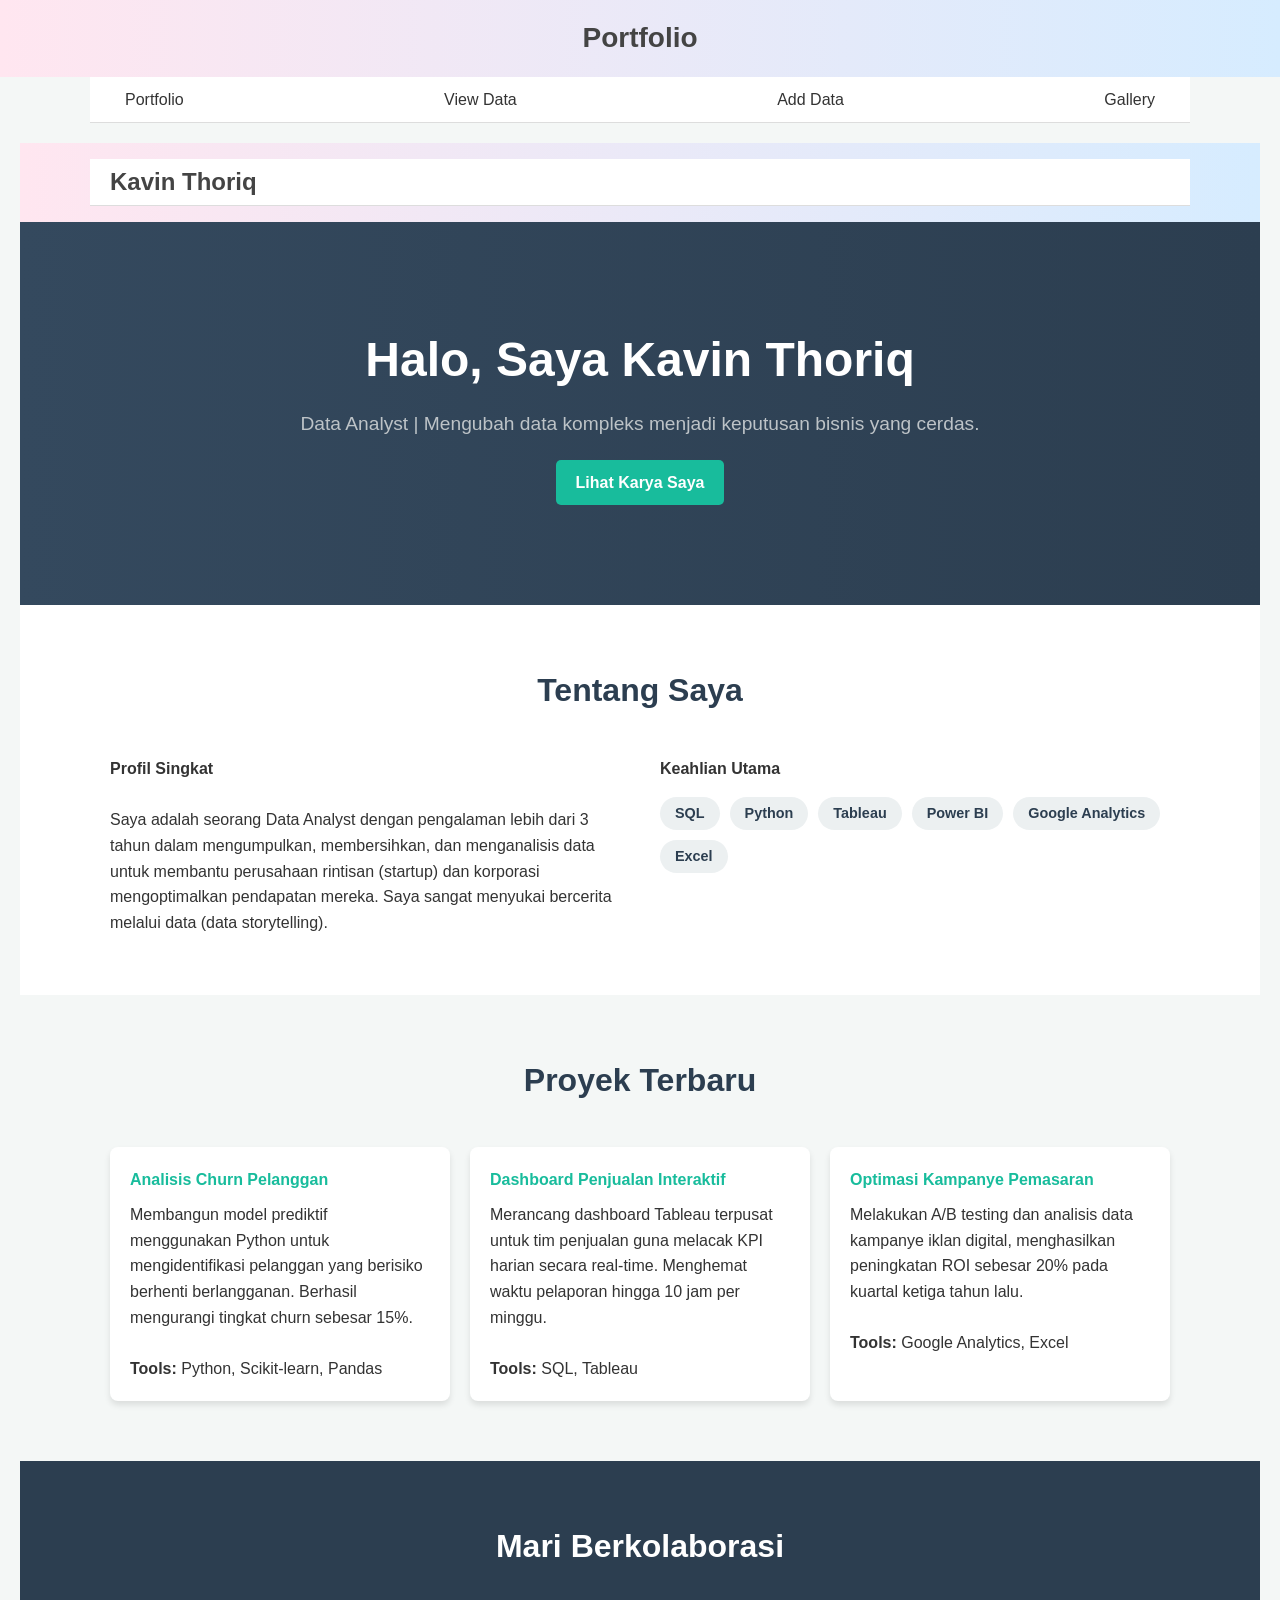
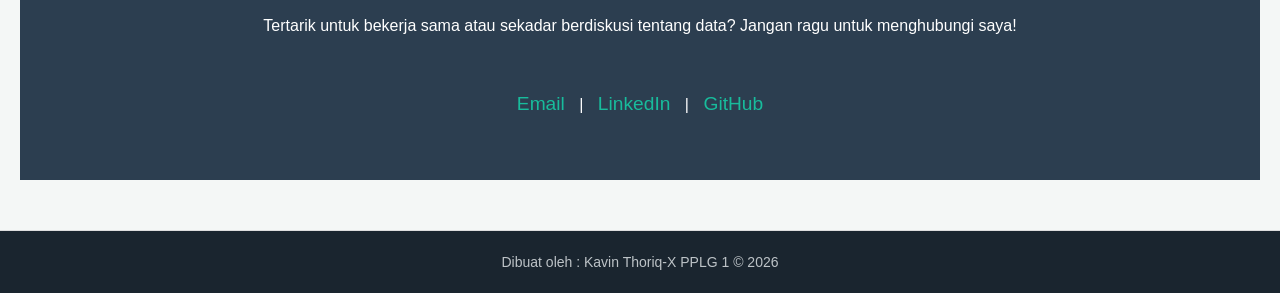
<file: index.html>
<!DOCTYPE html>
<html lang="en">

<head>
    <meta charset="UTF-8">
    <meta name="viewport" content="width=device-width, initial-scale=1.0">
    <title>Portfolio</title>
    <link rel="stylesheet" href="style.css">
</head>

<body>

    <header>
        <h1>Portfolio</h1>
    </header>
    <nav>
        <a href="index.html">Portfolio</a>
        <a href="lihat-data.html">View Data</a>
        <a href="tambah-data.html">Add Data</a>
        <a href="galeri.html">Gallery</a>
    </nav>
    <main>
        <header>
        <nav>
            <h1>Kavin Thoriq</h1>
            <ul>
                <li><a href="#beranda">Beranda</a></li>
                <li><a href="#tentang">Tentang</a></li>
                <li><a href="#proyek">Portofolio</a></li>
                <li><a href="#kontak">Kontak</a></li>
            </ul>
        </nav>
    </header>

    <section id="beranda">
        <h2>Halo, Saya Kavin Thoriq</h2>
        <p>Data Analyst | Mengubah data kompleks menjadi keputusan bisnis yang cerdas.</p>
        <a href="#proyek" class="btn">Lihat Karya Saya</a>
    </section>

    <section id="tentang">
        <div class="container">
            <h3 class="section-title">Tentang Saya</h3>
            <div class="tentang-grid">
                <div>
                    <h4>Profil Singkat</h4>
                    <br>
                    <p>Saya adalah seorang Data Analyst dengan pengalaman lebih dari 3 tahun dalam mengumpulkan, membersihkan, dan menganalisis data untuk membantu perusahaan rintisan (startup) dan korporasi mengoptimalkan pendapatan mereka. Saya sangat menyukai bercerita melalui data (data storytelling).</p>
                </div>
                <div>
                    <h4>Keahlian Utama</h4>
                    <div class="keahlian-list">
                        <span class="keahlian-item">SQL</span>
                        <span class="keahlian-item">Python</span>
                        <span class="keahlian-item">Tableau</span>
                        <span class="keahlian-item">Power BI</span>
                        <span class="keahlian-item">Google Analytics</span>
                        <span class="keahlian-item">Excel</span>
                    </div>
                </div>
            </div>
        </div>
    </section>

    <section id="proyek" style="background-color: #f4f7f6;">
        <div class="container">
            <h3 class="section-title">Proyek Terbaru</h3>
            <div class="proyek-grid">
                
                <article class="proyek-card">
                    <h4>Analisis Churn Pelanggan</h4>
                    <p>Membangun model prediktif menggunakan Python untuk mengidentifikasi pelanggan yang berisiko berhenti berlangganan. Berhasil mengurangi tingkat churn sebesar 15%.</p>
                    <br>
                    <strong>Tools:</strong> Python, Scikit-learn, Pandas
                </article>

                <article class="proyek-card">
                    <h4>Dashboard Penjualan Interaktif</h4>
                    <p>Merancang dashboard Tableau terpusat untuk tim penjualan guna melacak KPI harian secara real-time. Menghemat waktu pelaporan hingga 10 jam per minggu.</p>
                    <br>
                    <strong>Tools:</strong> SQL, Tableau
                </article>

                <article class="proyek-card">
                    <h4>Optimasi Kampanye Pemasaran</h4>
                    <p>Melakukan A/B testing dan analisis data kampanye iklan digital, menghasilkan peningkatan ROI sebesar 20% pada kuartal ketiga tahun lalu.</p>
                    <br>
                    <strong>Tools:</strong> Google Analytics, Excel
                </article>

            </div>
        </div>
    </section>

    <section id="kontak">
        <div class="container">
            <h3 class="section-title">Mari Berkolaborasi</h3>
            <p>Tertarik untuk bekerja sama atau sekadar berdiskusi tentang data? Jangan ragu untuk menghubungi saya!</p>
            <br><br>
            <p>
                <a href="mailto:emailanda@contoh.com">Email</a> | 
                <a href="https://linkedin.com" target="_blank">LinkedIn</a> | 
                <a href="https://github.com" target="_blank">GitHub</a>
            </p>
        </div>
    </section>


    </main>
    <footer>
        Dibuat oleh : Kavin Thoriq-X PPLG 1 © 2026
    </footer>
</body>

</html>
</file>
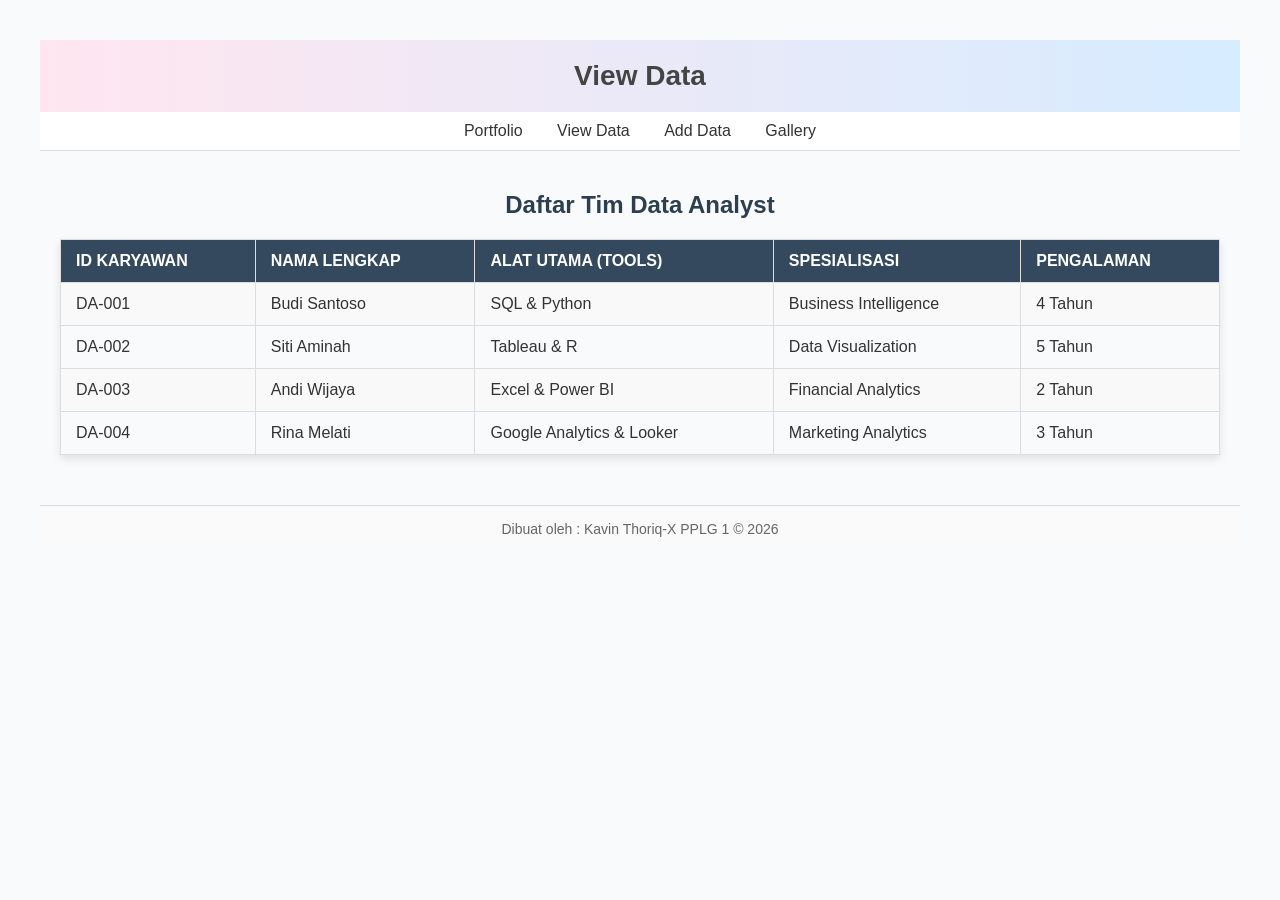
<file: lihat-data.html>
<!DOCTYPE html>
<html lang="en">

<head>
    <meta charset="UTF-8">
    <meta name="viewport" content="width=device-width, initial-scale=1.0">
    <title>View Data</title>
    <link rel="stylesheet" href="style-lihat-data.css">
</head>

<body>

    <header>
        <h1>View Data</h1>
    </header>
    <nav>
        <a href="index.html">Portfolio</a>
        <a href="lihat-data.html">View Data</a>
        <a href="tambah-data.html">Add Data</a>
        <a href="galeri.html">Gallery</a>
    </nav>
    <main>
        <h2>Daftar Tim Data Analyst</h2>

    <table>
        <tr>
            <th>ID Karyawan</th>
            <th>Nama Lengkap</th>
            <th>Alat Utama (Tools)</th>
            <th>Spesialisasi</th>
            <th>Pengalaman</th>
        </tr>
        <tr>
            <td>DA-001</td>
            <td>Budi Santoso</td>
            <td>SQL & Python</td>
            <td>Business Intelligence</td>
            <td>4 Tahun</td>
        </tr>
        <tr>
            <td>DA-002</td>
            <td>Siti Aminah</td>
            <td>Tableau & R</td>
            <td>Data Visualization</td>
            <td>5 Tahun</td>
        </tr>
        <tr>
            <td>DA-003</td>
            <td>Andi Wijaya</td>
            <td>Excel & Power BI</td>
            <td>Financial Analytics</td>
            <td>2 Tahun</td>
        </tr>
        <tr>
            <td>DA-004</td>
            <td>Rina Melati</td>
            <td>Google Analytics & Looker</td>
            <td>Marketing Analytics</td>
            <td>3 Tahun</td>
        </tr>
    </table>
    </main>
    <footer>
        Dibuat oleh : Kavin Thoriq-X PPLG 1 © 2026
    </footer>
</body>

</html>
</file>
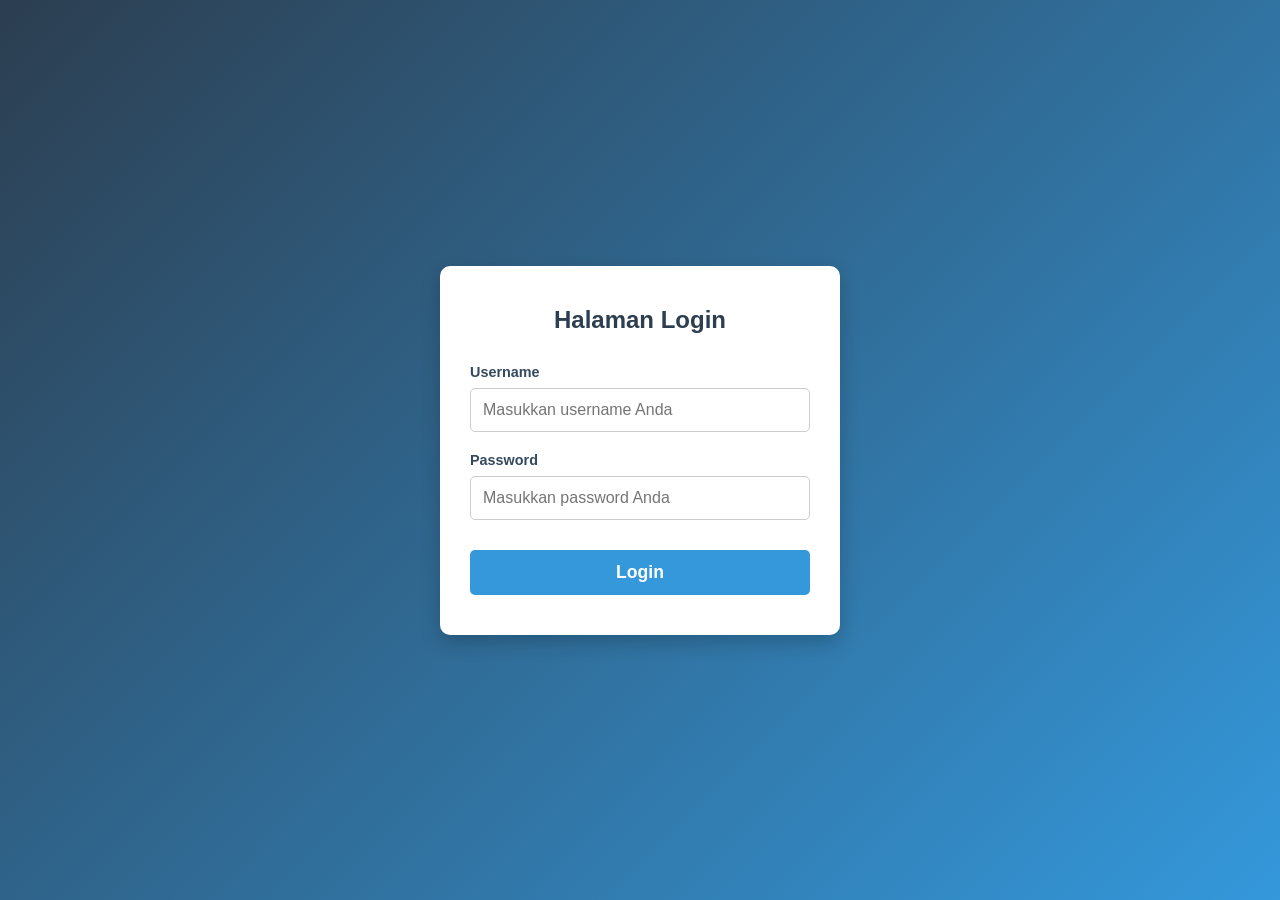
<file: login.html>
<!DOCTYPE html>
<html lang="en">

<head>
    <meta charset="UTF-8">
    <meta name="viewport" content="width=device-width, initial-scale=1.0">
    <title>Login</title>
    <link rel="stylesheet" href="login.css">
</head>

<body>
    <div class="login-container">
        <h2>Halaman Login</h2>

        <form action="index.html" method="POST">

            <div class="input-group">
                <label for="username">Username</label>
                <input type="text" id="username" name="username" placeholder="Masukkan username Anda" required>
            </div>

            <div class="input-group">
                <label for="password">Password</label>
                <input type="password" id="password" name="password" placeholder="Masukkan password Anda" required>
            </div>

            <button type="submit" class="btn-login">Login</button>

        </form>
    </div>
</body>

</html>
</file>
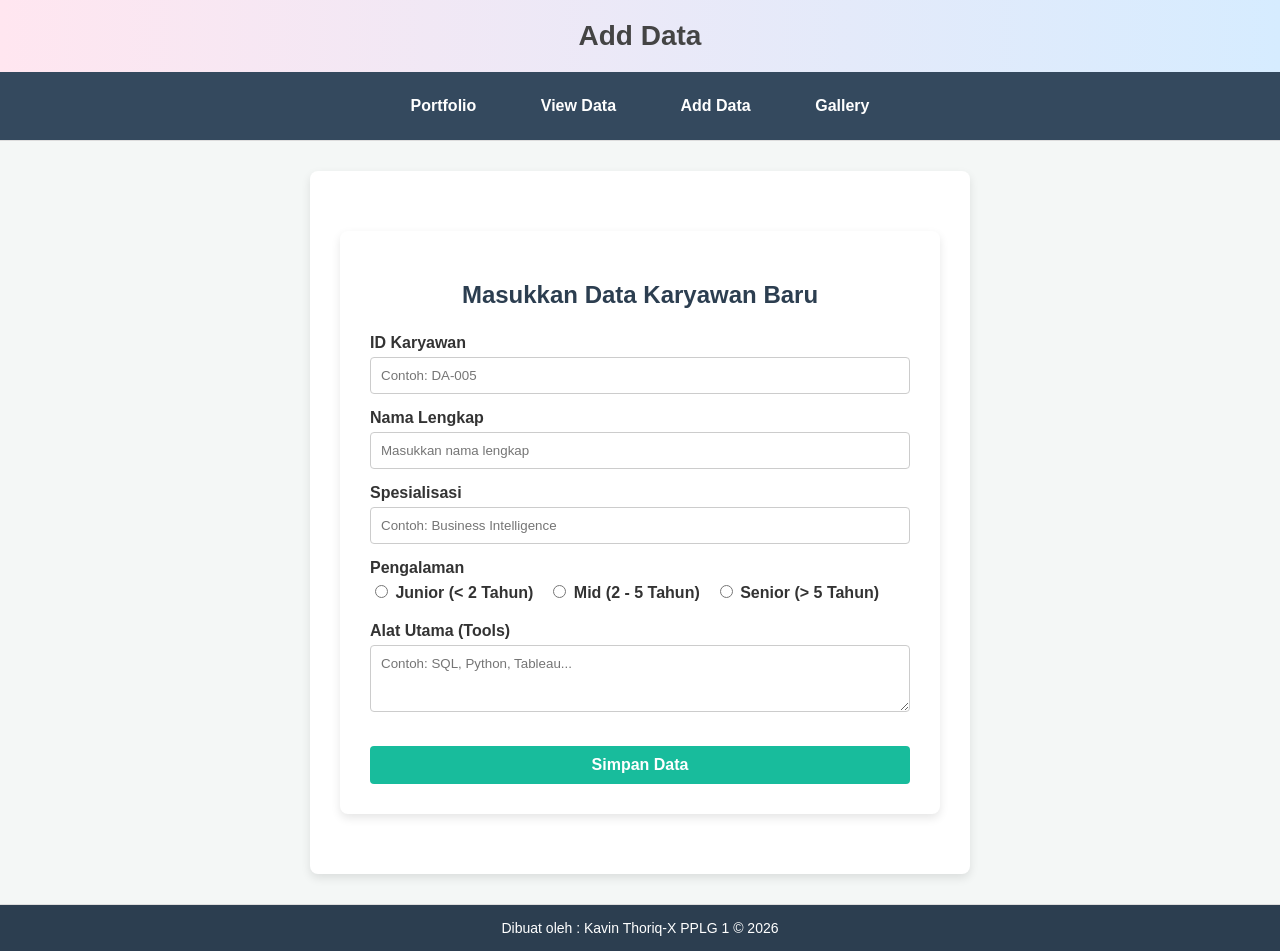
<file: tambah-data.html>
<!DOCTYPE html>
<html lang="en">

<head>
    <meta charset="UTF-8">
    <meta name="viewport" content="width=device-width, initial-scale=1.0">
    <title>Add Data</title>
    <link rel="stylesheet" href="style-tambah-data.css">
</head>

<body>

    <header>
        <h1>Add Data</h1>
    </header>
    <nav>
       <a href="index.html">Portfolio</a>
        <a href="lihat-data.html">View Data</a>
        <a href="tambah-data.html">Add Data</a>
        <a href="galeri.html">Gallery</a>
    </nav>
    <main>
        <main>
        <h2>Masukkan Data Karyawan Baru</h2>
        
        <form action="#" method="POST">
            <div class="form-group">
                <label for="id_karyawan">ID Karyawan</label>
                <input type="text" id="id_karyawan" name="id_karyawan" placeholder="Contoh: DA-005" required>
            </div>

            <div class="form-group">
                <label for="nama">Nama Lengkap</label>
                <input type="text" id="nama" name="nama" placeholder="Masukkan nama lengkap" required>
            </div>

            <div class="form-group">
                <label for="spesialisasi">Spesialisasi</label>
                <input type="text" id="spesialisasi" name="spesialisasi" placeholder="Contoh: Business Intelligence" required>
            </div>

            <div class="form-group">
                <label>Pengalaman</label>
                <div class="radio-group">
                    <label><input type="radio" name="pengalaman" value="Junior" required> Junior (< 2 Tahun)</label>
                    <label><input type="radio" name="pengalaman" value="Mid"> Mid (2 - 5 Tahun)</label>
                    <label><input type="radio" name="pengalaman" value="Senior"> Senior (> 5 Tahun)</label>
                </div>
            </div>

            <div class="form-group">
                <label for="tools">Alat Utama (Tools)</label>
                <textarea id="tools" name="tools" rows="3" placeholder="Contoh: SQL, Python, Tableau..." required></textarea>
            </div>

            <button type="submit" class="btn-submit">Simpan Data</button>
        </form>
    </main>
    </main>
    <footer>
        Dibuat oleh : Kavin Thoriq-X PPLG 1 © 2026
    </footer>
</body>

</html>
</file>
<file: style.css>
body {
    font-family: 'Poppins', sans-serif;
    background-color: #f9fafc;
    color: #333;
    margin: 0;
    padding: 0;
}

header {
    background: linear-gradient(90deg, #ffe6f0, #d6ecff);
    padding: 20px;
    text-align: center;
}

header h1 {
    margin: 0;
    font-size: 28px;
    color: #444;
}

header h1 {
    margin: 0;
    font-size: 28px;
    color: #444;
}

nav {
    background-color: #ffffff;
    text-align: center;
    border-bottom: 1px solid #ddd;
}

nav a {
    text-decoration: none;
    color: #333;
    display: inline-block;
    padding: 10px 15px;
    font-weight: 500;
}

nav a:hover {
    background-color: #f2f2f2;
    border-radius: 6px;
}

main {
    padding: 20px;
}

footer {
    background-color: #fafafa;
    text-align: center;
    padding: 15px;
    border-top: 1px solid #ddd;
    font-size: 14px;
    color: #666;
    margin-top: 30px;
}

/* Pengaturan Dasar */
* {
    margin: 0;
    padding: 0;
    box-sizing: border-box;
}

body {
    font-family: 'Segoe UI', Tahoma, Geneva, Verdana, sans-serif;
    line-height: 1.6;
    color: #333;
    background-color: #f4f7f6;
}

a {
    text-decoration: none;
    color: #2c3e50;
}

/* Navigasi */
header {
    background-color: #2c3e50;
    color: #fff;
    padding: 1rem 0;
    position: sticky;
    top: 0;
    z-index: 100;
}

nav {
    display: flex;
    justify-content: space-between;
    align-items: center;
    max-width: 1100px;
    margin: auto;
    padding: 0 20px;
}

nav h1 {
    font-size: 1.5rem;
}

nav ul {
    list-style: none;
    display: flex;
}

nav ul li {
    margin-left: 20px;
}

nav ul li a {
    color: #fff;
    font-weight: bold;
    transition: color 0.3s ease;
}

nav ul li a:hover {
    color: #18bc9c;
}

/* Bagian Utama (Hero Section) */
#beranda {
    background: linear-gradient(to right, #34495e, #2c3e50);
    color: #fff;
    text-align: center;
    padding: 100px 20px;
}

#beranda h2 {
    font-size: 3rem;
    margin-bottom: 10px;
}

#beranda p {
    font-size: 1.2rem;
    margin-bottom: 20px;
    color: #bdc3c7;
}

.btn {
    display: inline-block;
    background-color: #18bc9c;
    color: white;
    padding: 10px 20px;
    border-radius: 5px;
    font-weight: bold;
}

.btn:hover {
    background-color: #128f76;
}

/* Tata Letak Konten Umum */
.container {
    max-width: 1100px;
    margin: auto;
    padding: 60px 20px;
}

h3.section-title {
    text-align: center;
    font-size: 2rem;
    margin-bottom: 40px;
    color: #2c3e50;
}

/* Bagian Tentang Saya */
#tentang {
    background-color: #fff;
}

.tentang-grid {
    display: grid;
    grid-template-columns: 1fr 1fr;
    gap: 40px;
}

.keahlian-list {
    display: flex;
    flex-wrap: wrap;
    gap: 10px;
    margin-top: 15px;
}

.keahlian-item {
    background-color: #ecf0f1;
    padding: 5px 15px;
    border-radius: 20px;
    font-size: 0.9rem;
    font-weight: bold;
    color: #2c3e50;
}

/* Bagian Proyek / Portofolio */
.proyek-grid {
    display: grid;
    grid-template-columns: repeat(auto-fit, minmax(300px, 1fr));
    gap: 20px;
}

.proyek-card {
    background: #fff;
    padding: 20px;
    border-radius: 8px;
    box-shadow: 0 4px 6px rgba(0, 0, 0, 0.1);
    transition: transform 0.3s ease;
}

.proyek-card:hover {
    transform: translateY(-5px);
}

.proyek-card h4 {
    color: #18bc9c;
    margin-bottom: 10px;
}

/* Bagian Kontak */
#kontak {
    background-color: #2c3e50;
    color: #fff;
    text-align: center;
}

#kontak h3 {
    color: #fff;
}

#kontak a {
    color: #18bc9c;
    font-size: 1.2rem;
    margin: 0 10px;
}

/* Footer */
footer {
    text-align: center;
    padding: 20px;
    background-color: #1a252f;
    color: #bdc3c7;
}

/* Responsif untuk HP */
@media (max-width: 768px) {
    .tentang-grid {
        grid-template-columns: 1fr;
    }

    nav ul {
        display: none;
        /* Menyembunyikan menu di layar kecil untuk kesederhanaan */
    }
}
</file>
<file: style-lihat-data.css>
body {
    font-family: 'Poppins', sans-serif;
    background-color: #f9fafc;
    color: #333;
    margin: 0;
    padding: 0;
}

header {
    background: linear-gradient(90deg, #ffe6f0, #d6ecff);
    padding: 20px;
    text-align: center;
}

header h1 {
    margin: 0;
    font-size: 28px;
    color: #444;
}

header h1 {
    margin: 0;
    font-size: 28px;
    color: #444;
}

nav {
    background-color: #ffffff;
    text-align: center;
    border-bottom: 1px solid #ddd;
}

nav a {
    text-decoration: none;
    color: #333;
    display: inline-block;
    padding: 10px 15px;
    font-weight: 500;
}

nav a:hover {
    background-color: #f2f2f2;
    border-radius: 6px;
}

main {
    padding: 20px;
}

footer {
    background-color: #fafafa;
    text-align: center;
    padding: 15px;
    border-top: 1px solid #ddd;
    font-size: 14px;
    color: #666;
    margin-top: 30px;
}

body {
    font-family: 'Segoe UI', Tahoma, Geneva, Verdana, sans-serif;
    margin: 40px;
    color: #333;
}

h2 {
    text-align: center;
    color: #2c3e50;
}

table {
    width: 100%;
    border-collapse: collapse;
    margin-top: 20px;
    box-shadow: 0 4px 8px rgba(0, 0, 0, 0.1);
}

th,
td {
    border: 1px solid #ddd;
    padding: 12px 15px;
    text-align: left;
}

th {
    background-color: #34495e;
    color: #ffffff;
    font-weight: bold;
    text-transform: uppercase;
}

tr:nth-child(even) {
    background-color: #f9f9f9;
}

tr:hover {
    background-color: #f1f1f1;
}
</file>
<file: login.css>
/* Pengaturan Dasar & Latar Belakang */
body {
    font-family: 'Segoe UI', Tahoma, Geneva, Verdana, sans-serif;
    background: linear-gradient(135deg, #2c3e50, #3498db);
    height: 100vh;
    margin: 0;
    display: flex;
    justify-content: center;
    align-items: center;
}

/* Kotak Form Login */
.login-container {
    background-color: #ffffff;
    padding: 40px 30px;
    border-radius: 10px;
    box-shadow: 0 8px 20px rgba(0, 0, 0, 0.2);
    width: 100%;
    max-width: 400px;
    box-sizing: border-box;
}

.login-container h2 {
    text-align: center;
    color: #2c3e50;
    margin-bottom: 30px;
    margin-top: 0;
}

/* Pengaturan Grup Input */
.input-group {
    margin-bottom: 20px;
}

.input-group label {
    display: block;
    font-size: 0.9rem;
    color: #34495e;
    margin-bottom: 8px;
    font-weight: bold;
}

.input-group input {
    width: 100%;
    padding: 12px;
    border: 1px solid #ccc;
    border-radius: 5px;
    font-size: 1rem;
    box-sizing: border-box;
    /* Agar padding tidak merusak lebar input */
    transition: border-color 0.3s ease;
}

/* Efek saat input diklik (fokus) */
.input-group input:focus {
    border-color: #3498db;
    outline: none;
    box-shadow: 0 0 5px rgba(52, 152, 219, 0.3);
}

/* Desain Tombol Login */
.btn-login {
    width: 100%;
    background-color: #3498db;
    color: white;
    padding: 12px;
    border: none;
    border-radius: 5px;
    font-size: 1.1rem;
    font-weight: bold;
    cursor: pointer;
    transition: background-color 0.3s ease;
    margin-top: 10px;
}

.btn-login:hover {
    background-color: #2980b9;
}
</file>
<file: style-tambah-data.css>
body {
    font-family: 'Poppins', sans-serif;
    background-color: #f9fafc;
    color: #333;
    margin: 0;
    padding: 0;
}

header {
    background: linear-gradient(90deg, #ffe6f0, #d6ecff);
    padding: 20px;
    text-align: center;
}

header h1 {
    margin: 0;
    font-size: 28px;
    color: #444;
}

header h1 {
    margin: 0;
    font-size: 28px;
    color: #444;
}

nav {
    background-color: #ffffff;
    text-align: center;
    border-bottom: 1px solid #ddd;
}

nav a {
    text-decoration: none;
    color: #333;
    display: inline-block;
    padding: 10px 15px;
    font-weight: 500;
}

nav a:hover {
    background-color: #f2f2f2;
    border-radius: 6px;
}

main {
    padding: 20px;
}

footer {
    background-color: #fafafa;
    text-align: center;
    padding: 15px;
    border-top: 1px solid #ddd;
    font-size: 14px;
    color: #666;
    margin-top: 30px;
}

body {
    font-family: Arial, sans-serif;
    background-color: #f4f7f6;
    margin: 0;
    padding: 0;
    color: #333;
}

header {
    background-color: #2c3e50;
    color: white;
    text-align: center;
    padding: 20px;
}

nav {
    background-color: #34495e;
    padding: 15px;
    text-align: center;
}

nav a {
    color: white;
    text-decoration: none;
    margin: 0 15px;
    font-weight: bold;
}

nav a:hover {
    color: #18bc9c;
}

main {
    background-color: white;
    max-width: 600px;
    margin: 30px auto;
    padding: 30px;
    border-radius: 8px;
    box-shadow: 0 4px 10px rgba(0, 0, 0, 0.1);
}

main h2 {
    text-align: center;
    margin-bottom: 25px;
    color: #2c3e50;
}

footer {
    text-align: center;
    padding: 15px;
    background-color: #2c3e50;
    color: white;
    margin-top: 30px;
}

/* Styling Form */
.form-group {
    margin-bottom: 15px;
}

.form-group label {
    display: block;
    font-weight: bold;
    margin-bottom: 5px;
}

.form-group input[type="text"],
.form-group textarea {
    width: 100%;
    padding: 10px;
    border: 1px solid #ccc;
    border-radius: 4px;
    box-sizing: border-box;
    font-family: inherit;
}

.radio-group {
    display: flex;
    gap: 15px;
    margin-top: 5px;
}

.btn-submit {
    background-color: #18bc9c;
    color: white;
    padding: 10px 15px;
    border: none;
    border-radius: 4px;
    width: 100%;
    font-size: 16px;
    font-weight: bold;
    cursor: pointer;
    margin-top: 15px;
}

.btn-submit:hover {
    background-color: #128f76;
}
</file>
